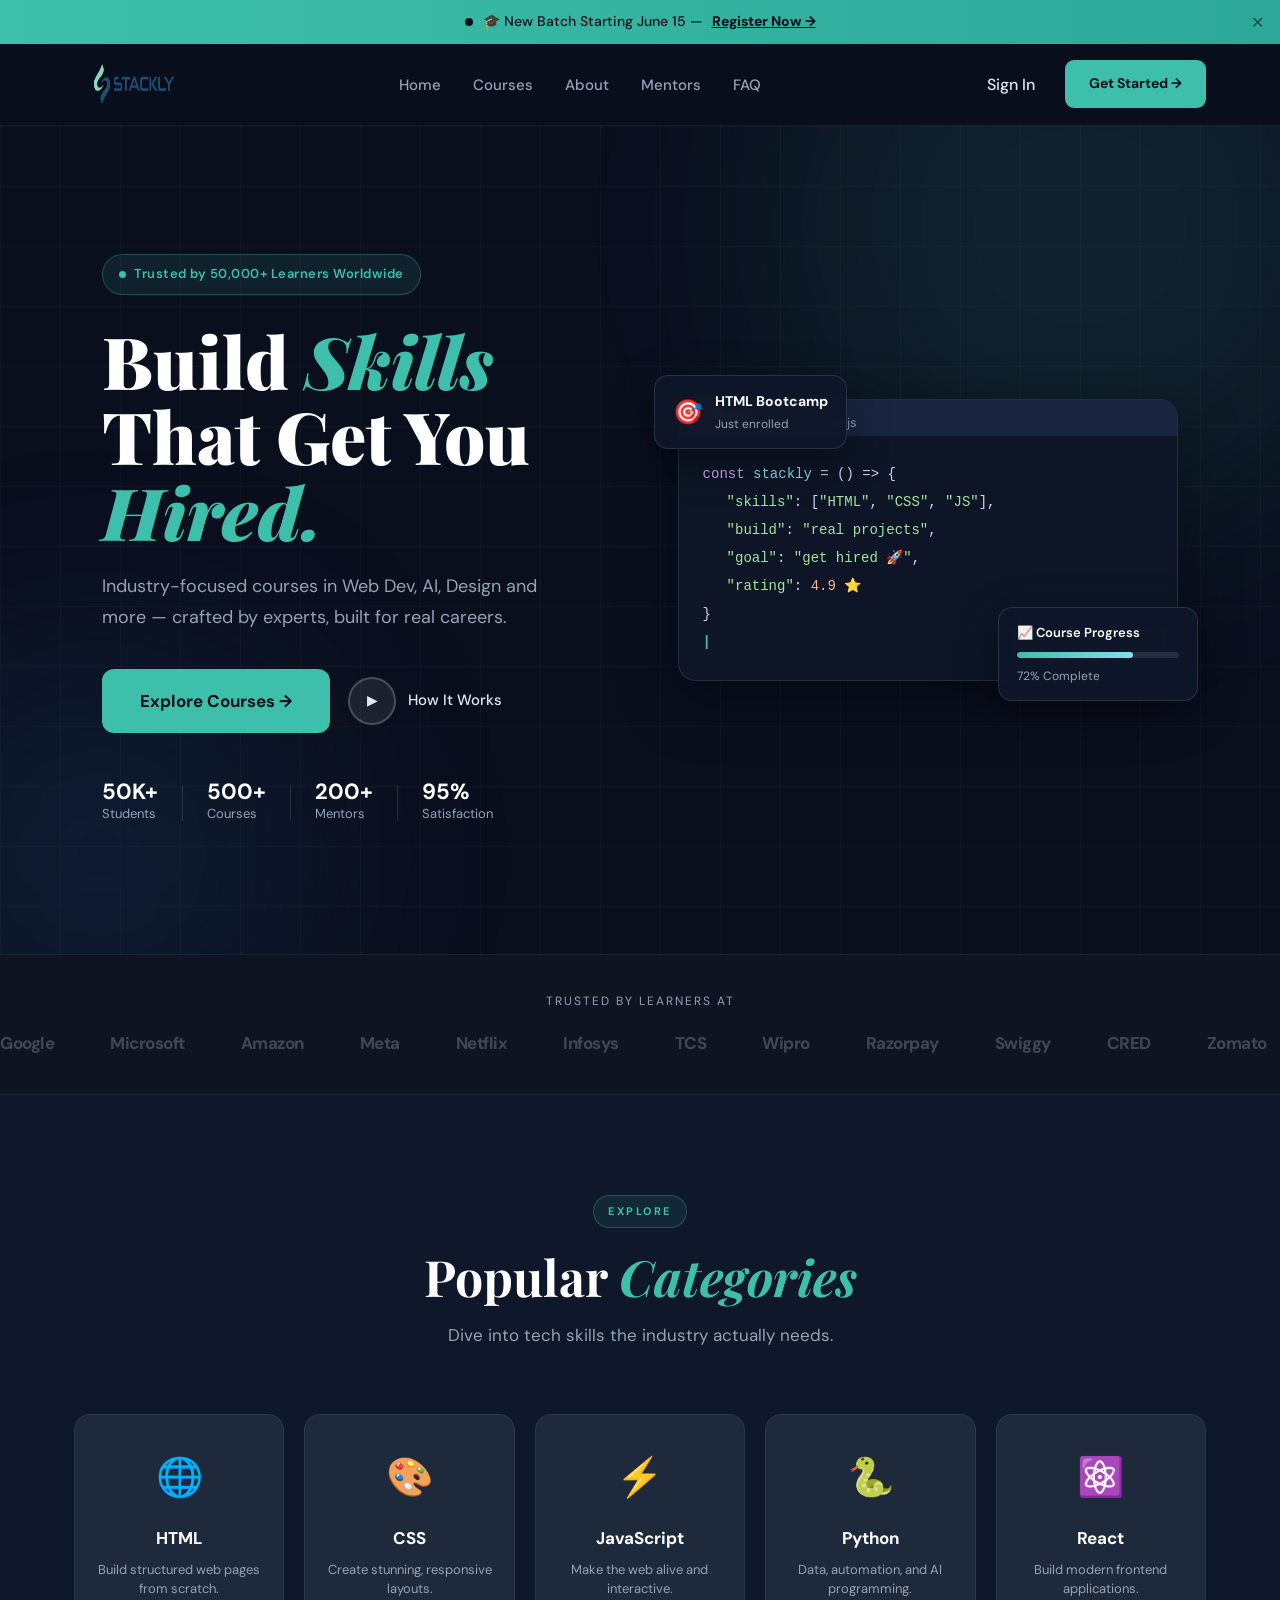
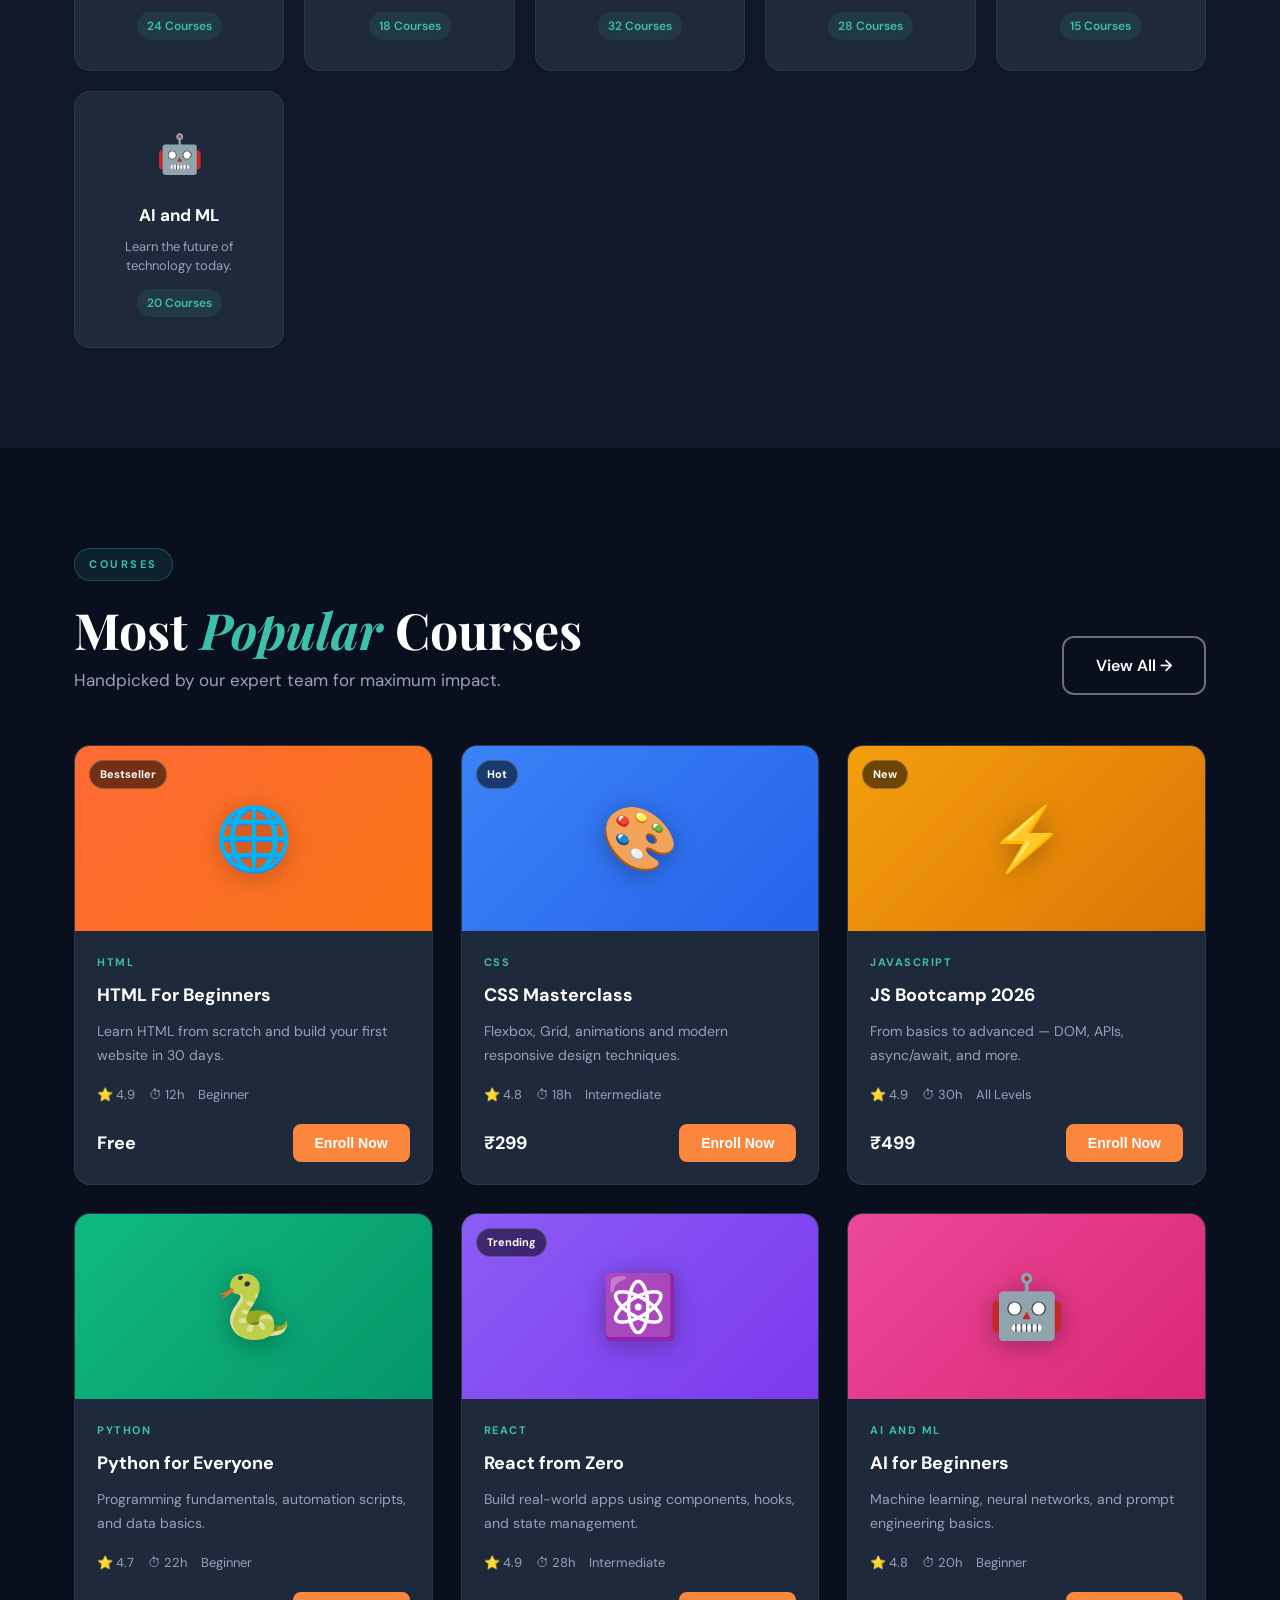
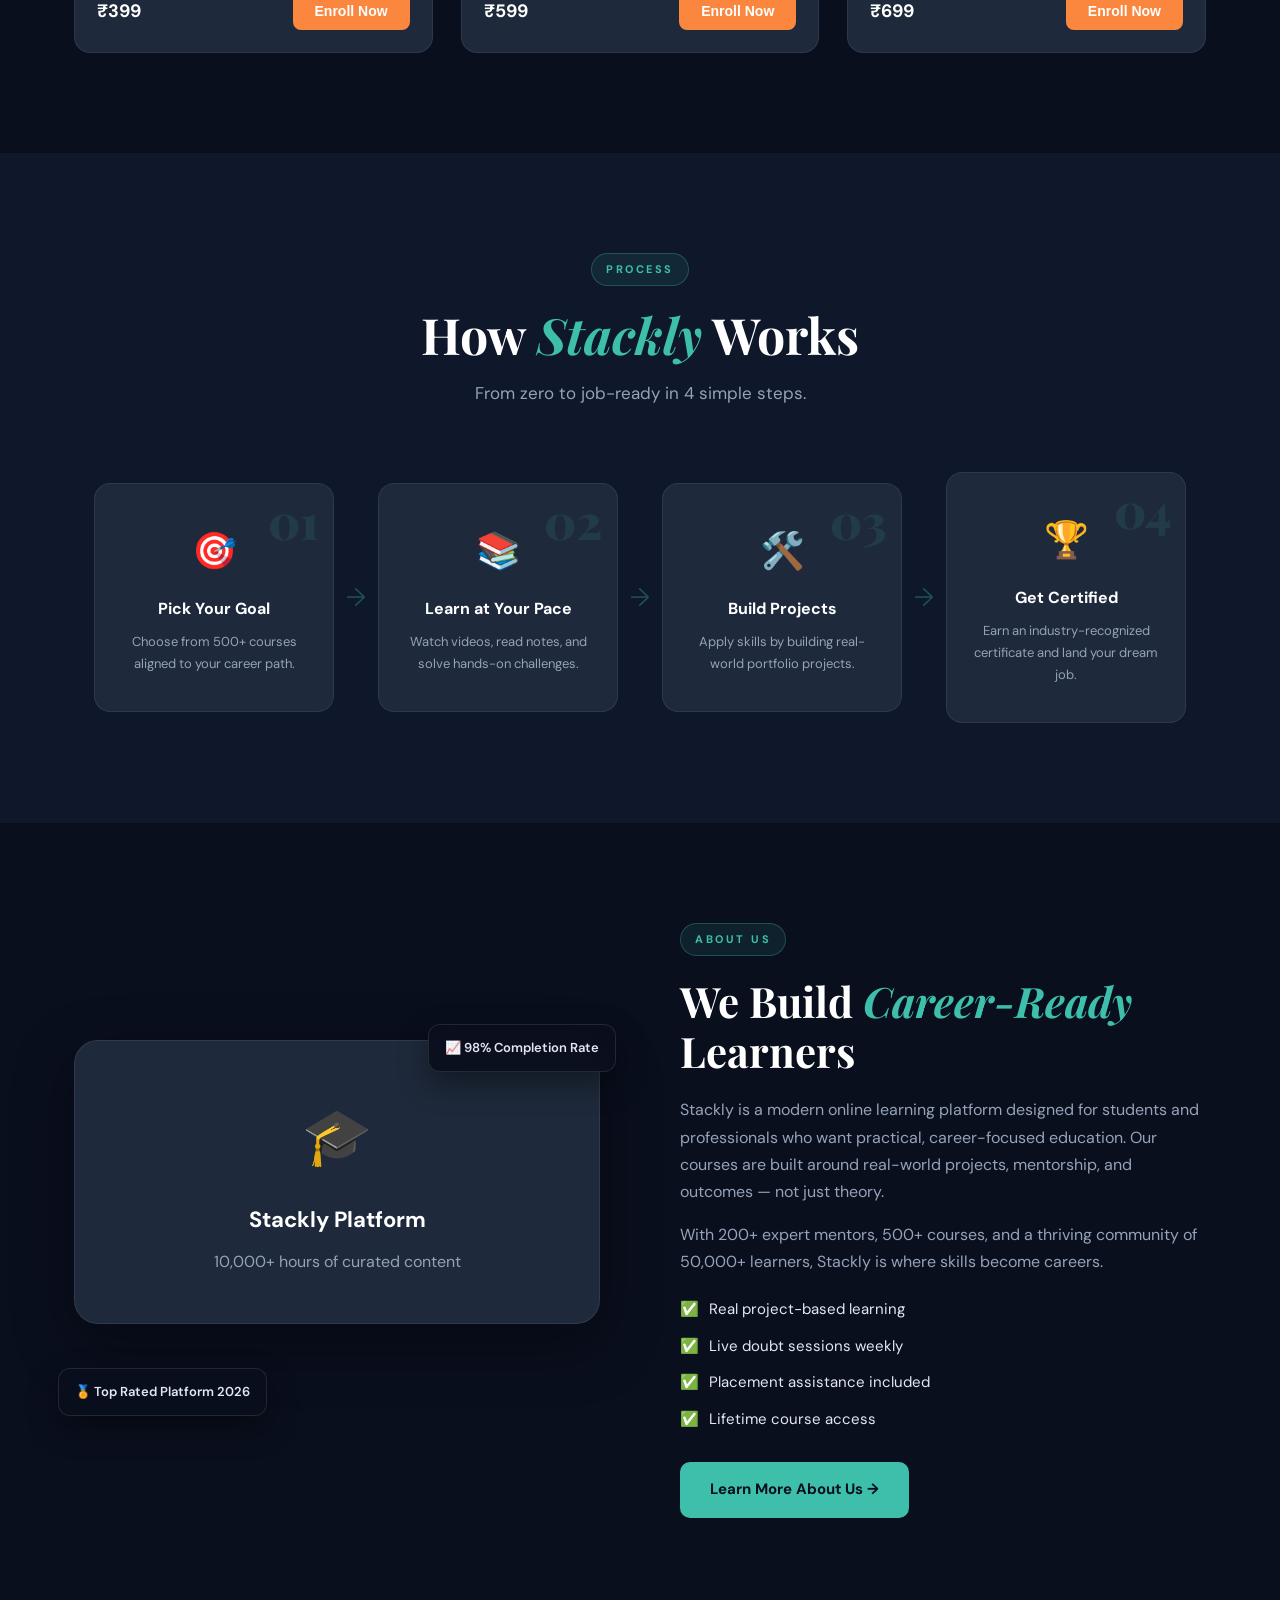
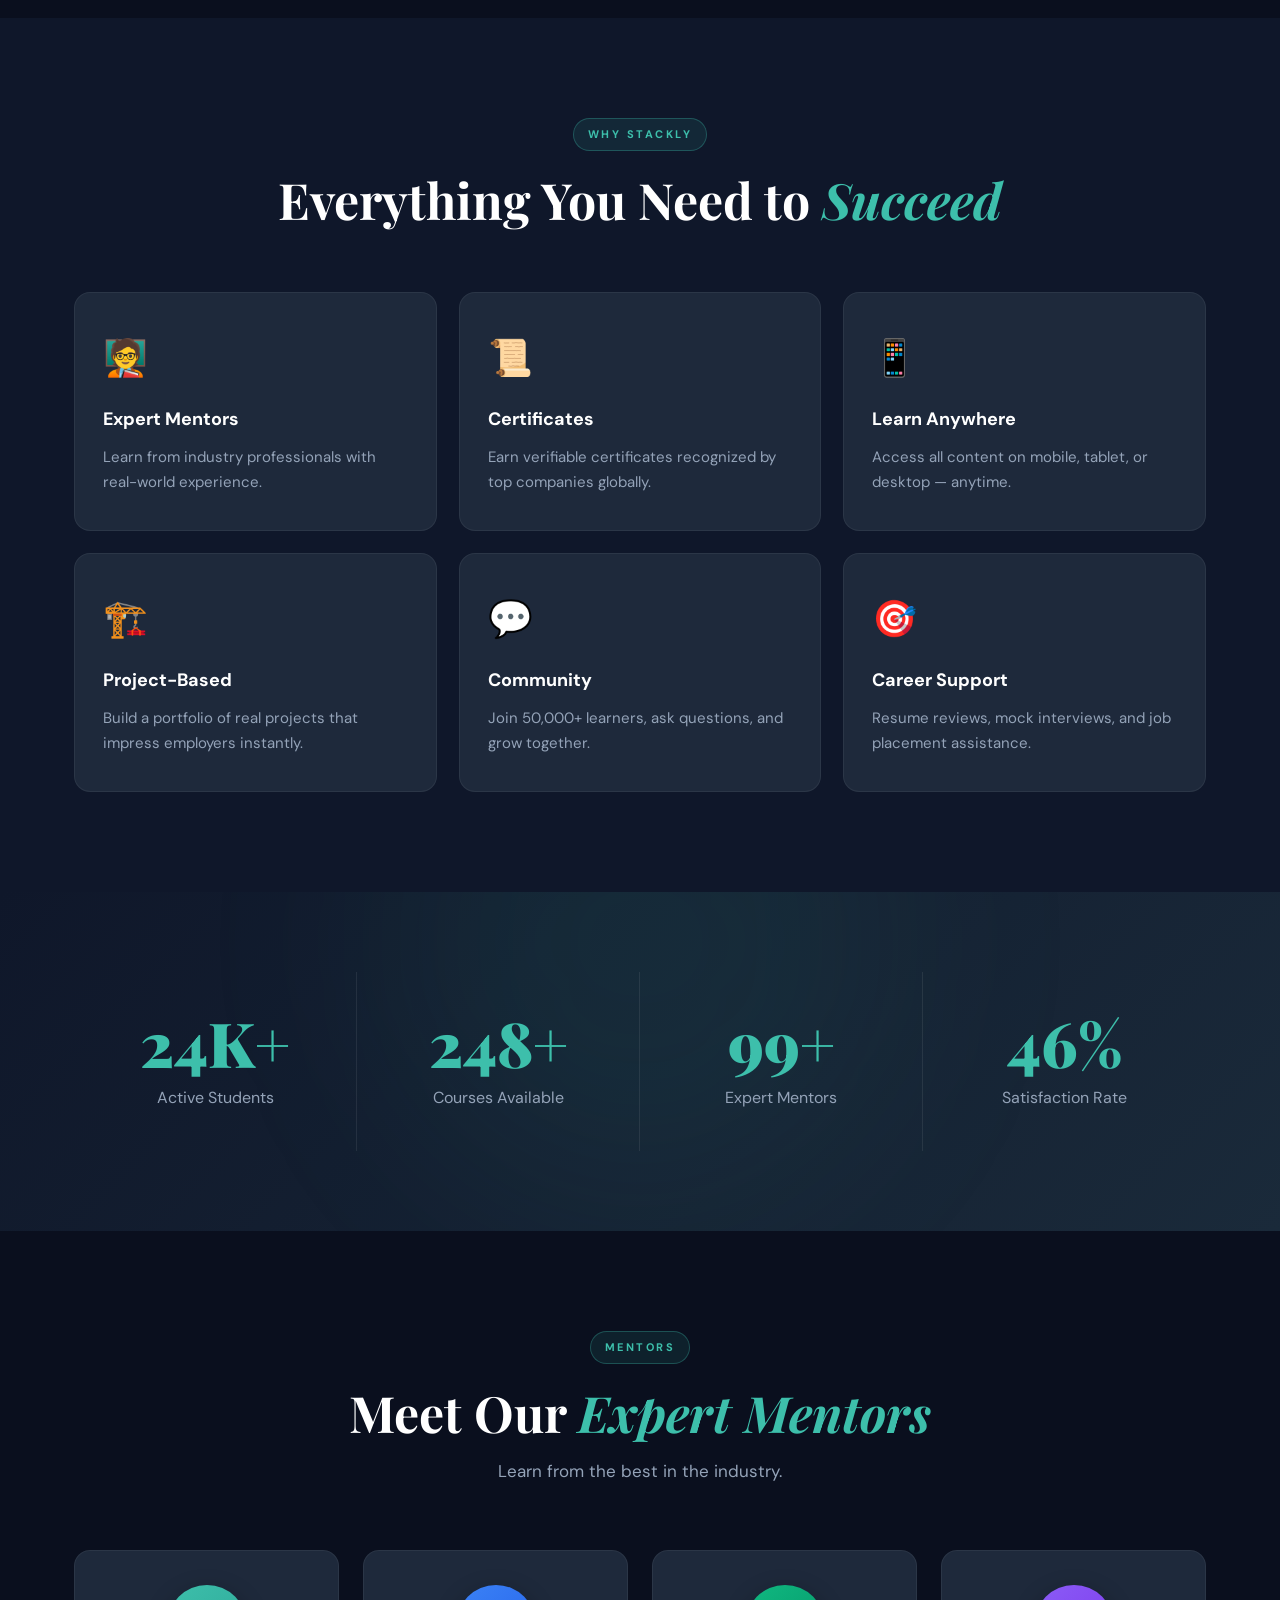
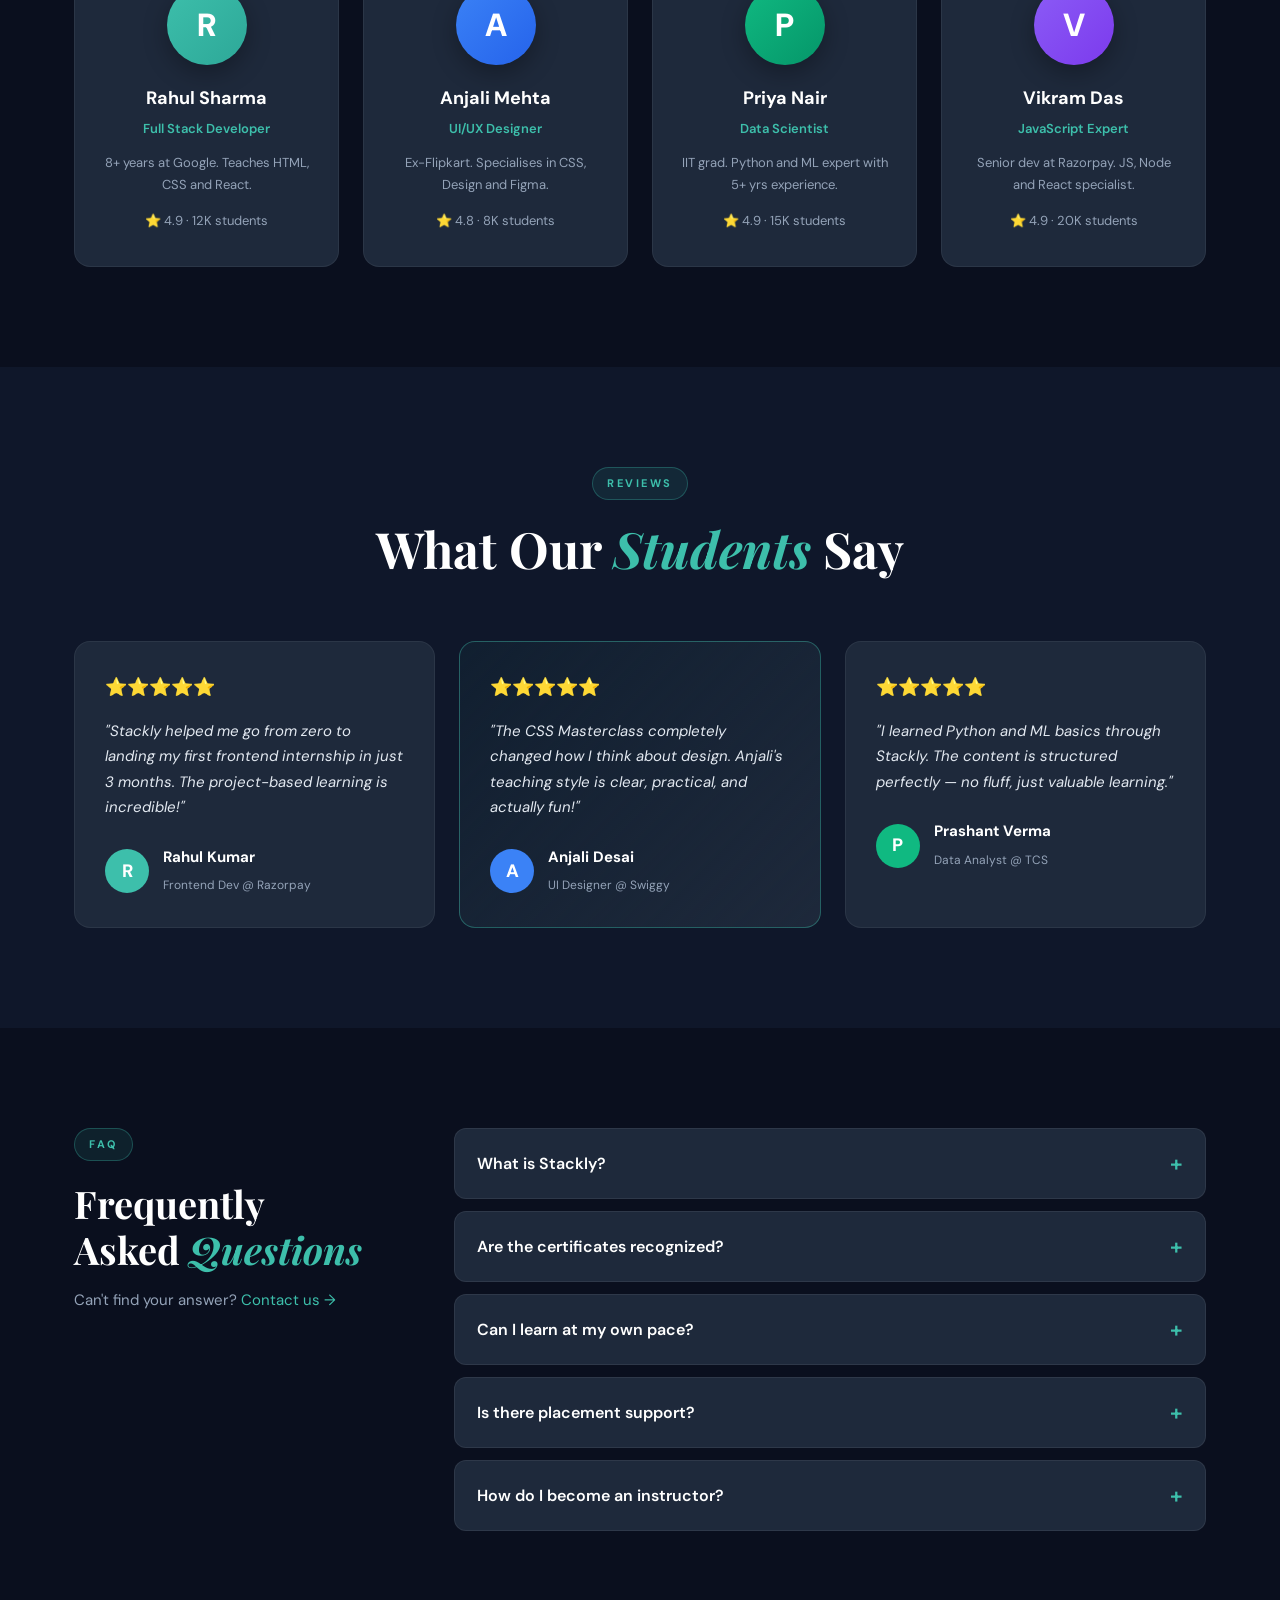
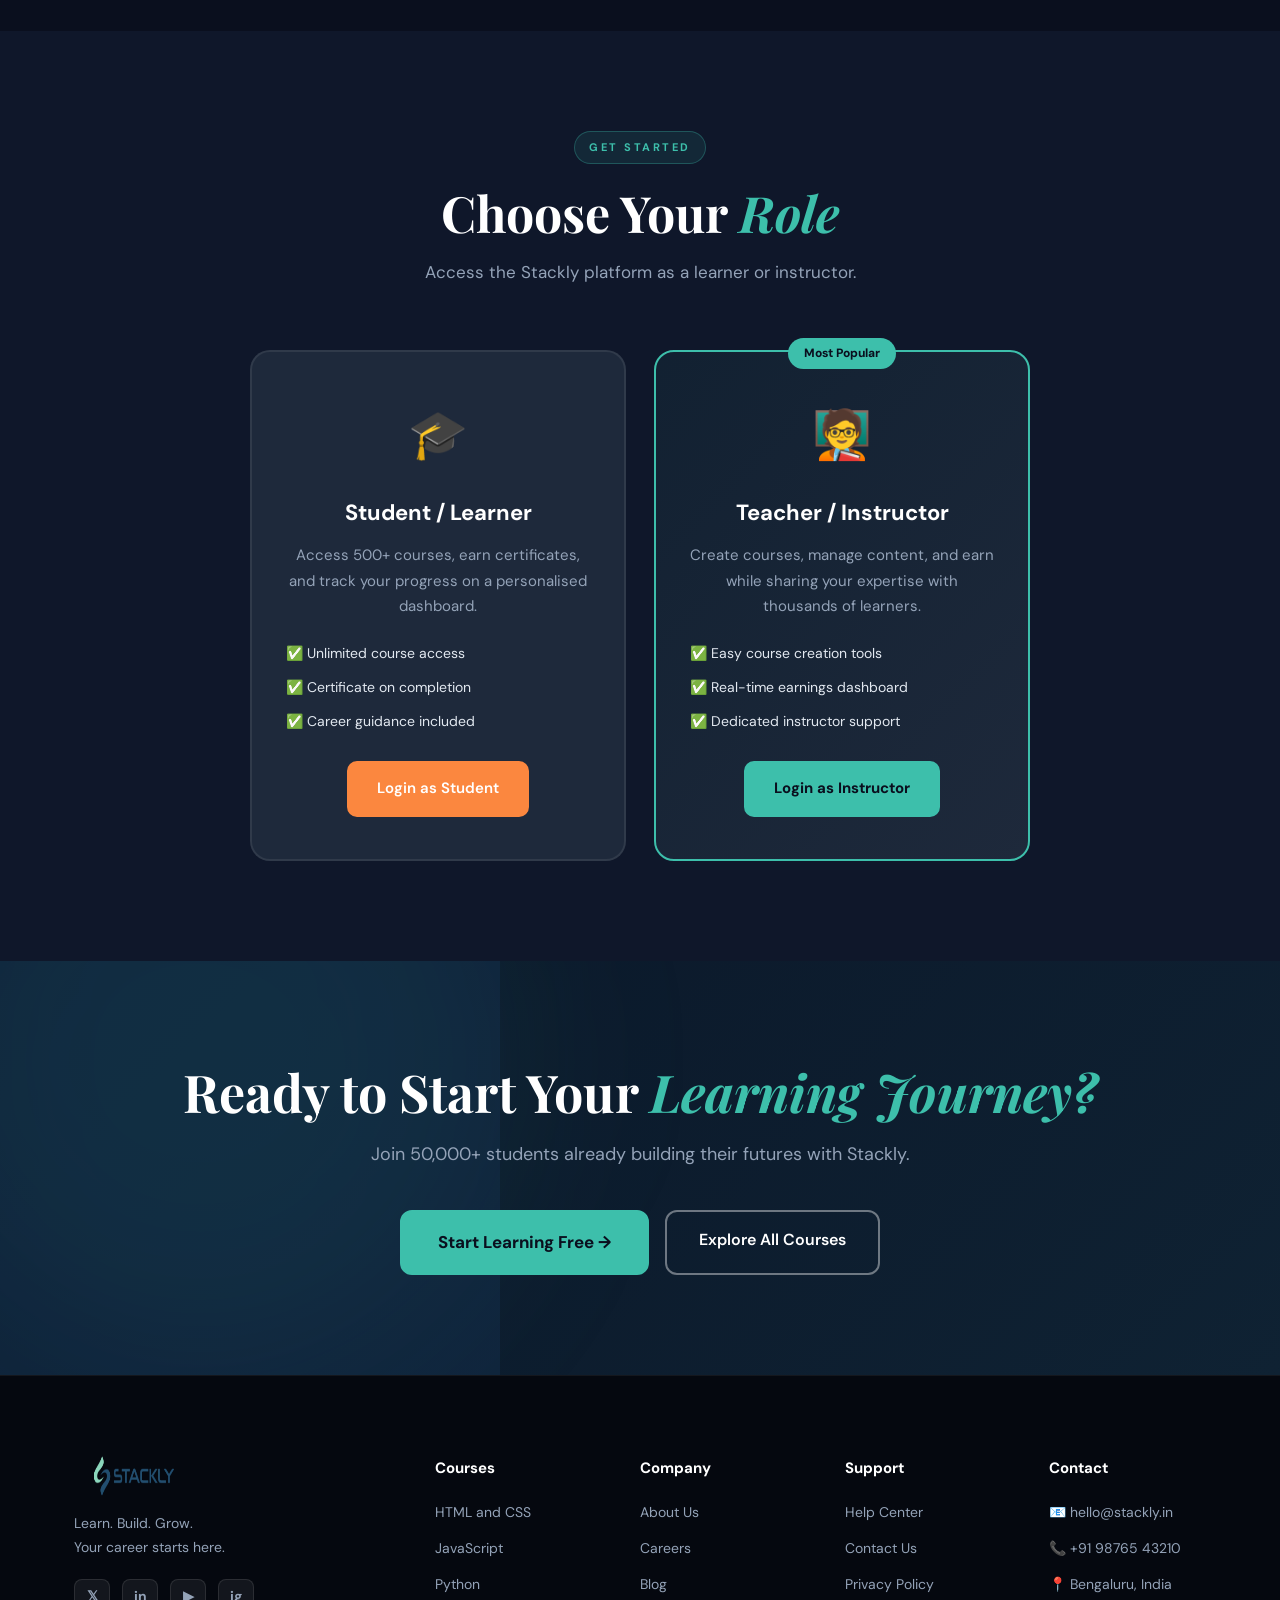
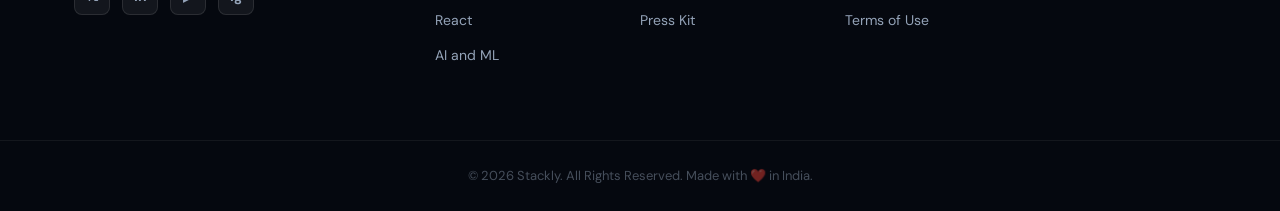
<file: index.html>
<!DOCTYPE html>
<html lang="en">
<head>
<meta charset="UTF-8">
<meta name="viewport" content="width=device-width, initial-scale=1.0">
<title>Stackly — Learn Skills Online</title>
<link rel="preconnect" href="https://fonts.googleapis.com">
<link href="https://fonts.googleapis.com/css2?family=Playfair+Display:wght@700;900&family=DM+Sans:opsz,wght@9..40,300;9..40,400;9..40,500;9..40,600&display=swap" rel="stylesheet">
<style>
/* ============================================================
   RESET & ROOT
============================================================ */
*, *::before, *::after { margin:0; padding:0; box-sizing:border-box; }
:root {
  --teal:   #3dbfab;
  --teal2:  #2da898;
  --navy:   #1a3a5c;
  --navy2:  #0f2640;
  --orange: #fb873f;
  --orange2:#e96c25;
  --dark:   #0a0f1e;
  --dark2:  #0f172a;
  --dark3:  #1e293b;
  --white:  #ffffff;
  --text:   #e2e8f0;
  --muted:  #94a3b8;
  --font-display:'Playfair Display',Georgia,serif;
  --font-body:'DM Sans',sans-serif;
  --radius:16px;
  --shadow:0 20px 60px rgba(0,0,0,0.4);
  --transition:all 0.3s cubic-bezier(0.25,0.46,0.45,0.94);
}
html { scroll-behavior:smooth; }
body {
  background:var(--dark);
  color:var(--text);
  font-family:var(--font-body);
  font-size:16px;
  line-height:1.7;
  overflow-x:hidden;
}
a { text-decoration:none; color:inherit; }
img { max-width:100%; display:block; }
ul { list-style:none; }

/* ============================================================
   STACKLY LOGO SVG COMPONENT
============================================================ */
.stackly-logo {
  display:flex;
  align-items:center;
  gap:8px;
  text-decoration:none;
}

.images-logo {
    height: 40px;
    width: 120px;
}
.logo-svg { width:44px; height:44px; flex-shrink:0; }
.logo-wordmark {
  font-family:'DM Sans',sans-serif;
  font-size:26px;
  font-weight:700;
  color:var(--navy);
  letter-spacing:-0.5px;
  line-height:1;
}
/* White variant for dark backgrounds */
.logo-white .logo-wordmark { color:var(--white); }

/* ============================================================
   UTILITIES
============================================================ */
.container { max-width:1180px; margin:0 auto; padding:0 24px; }
.section { padding:100px 0; }
.section-head { text-align:center; margin-bottom:64px; }
.section-head h2 {
  font-family:var(--font-display);
  font-size:clamp(30px,4.5vw,50px);
  line-height:1.15;
  margin:12px 0 16px;
  color:var(--white);
}
.section-head p { color:var(--muted); font-size:17px; max-width:520px; margin:0 auto; }

.tag {
  display:inline-block;
  font-size:11px; font-weight:700;
  letter-spacing:2.5px;
  color:var(--teal);
  background:rgba(61,191,171,0.1);
  border:1px solid rgba(61,191,171,0.3);
  padding:6px 14px;
  border-radius:40px;
  margin-bottom:8px;
  text-transform:uppercase;
}
.highlight { color:var(--teal); font-style:italic; }

/* Buttons */
.btn-primary {
  display:inline-block;
  background:var(--orange);
  color:#fff;
  padding:13px 28px;
  border-radius:10px;
  font-weight:600; font-size:15px;
  border:2px solid var(--orange);
  transition:var(--transition);
  cursor:pointer;
}
.btn-primary:hover { background:var(--orange2); border-color:var(--orange2); transform:translateY(-2px); box-shadow:0 8px 24px rgba(251,135,63,0.4); }
.btn-primary.large { padding:16px 36px; font-size:17px; border-radius:12px; }
.btn-primary.small { padding:9px 20px; font-size:14px; border-radius:8px; }
.btn-teal {
  display:inline-block;
  background:var(--teal);
  color:var(--dark);
  padding:13px 28px;
  border-radius:10px;
  font-weight:700; font-size:15px;
  border:2px solid var(--teal);
  transition:var(--transition);
}
.btn-teal:hover { background:var(--teal2); border-color:var(--teal2); transform:translateY(-2px); box-shadow:0 8px 24px rgba(61,191,171,0.4); }
.btn-teal.large { padding:16px 36px; font-size:17px; border-radius:12px; }
.btn-ghost {
  display:inline-block;
  color:var(--text);
  padding:13px 22px;
  border-radius:10px;
  font-weight:500;
  transition:0.2s;
}
.btn-ghost:hover { color:var(--teal); }
.btn-outline-white {
  display:inline-block;
  border:2px solid rgba(255,255,255,0.4);
  color:#fff;
  padding:14px 32px;
  border-radius:12px;
  font-weight:600; font-size:16px;
  transition:0.25s;
}
.btn-outline-white:hover { border-color:#fff; background:rgba(255,255,255,0.08); }

/* Reveal */
.reveal {
  opacity:0;
  transform:translateY(36px);
  transition:opacity 0.7s ease, transform 0.7s ease;
}
.reveal.visible { opacity:1; transform:translateY(0); }

/* ============================================================
   ANNOUNCEMENT BAR
============================================================ */
.ann-bar {
  background:linear-gradient(90deg, var(--teal), var(--teal2));
  text-align:center;
  padding:10px 20px;
  font-size:14px; font-weight:500;
  display:flex; align-items:center; justify-content:center; gap:10px;
  color:var(--dark);
  position:relative;
}
.ann-bar a { color:var(--dark); font-weight:800; text-decoration:underline; }
.ann-close {
  position:absolute; right:16px; top:50%; transform:translateY(-50%);
  background:none; border:none; cursor:pointer;
  font-size:16px; color:var(--dark); opacity:0.6;
}
.ann-close:hover { opacity:1; }
.pulse-dot {
  width:8px; height:8px;
  background:var(--dark);
  border-radius:50%;
  display:inline-block;
  animation:pulse 1.6s infinite;
}
@keyframes pulse { 0%,100%{opacity:1;transform:scale(1)} 50%{opacity:0.4;transform:scale(1.5)} }

/* ============================================================
   NAVBAR
============================================================ */
.header {
  position:sticky; top:0; z-index:999;
  background:rgba(10,15,30,0.92);
  backdrop-filter:blur(20px);
  border-bottom:1px solid rgba(255,255,255,0.06);
  transition:box-shadow 0.3s;
}
.header.scrolled { box-shadow:0 4px 30px rgba(0,0,0,0.5); }

.navbar {
  display:flex; align-items:center; justify-content:space-between;
  padding:14px 24px;
  max-width:1180px; margin:0 auto;
  gap:20px;
}

/* Logo in navbar — white text */
.navbar .stackly-logo .logo-wordmark { color:var(--white); }

.nav-links {
  display:flex; align-items:center; gap:4px;
  flex:1; justify-content:center;
}
.nav-link {
  color:var(--muted); font-size:15px; font-weight:500;
  padding:8px 14px; border-radius:8px;
  transition:0.2s; position:relative;
}
.nav-link::after {
  content:''; position:absolute; bottom:2px; left:50%;
  width:0; height:2px; background:var(--teal); border-radius:2px;
  transition:0.25s; transform:translateX(-50%);
}
.nav-link:hover, .nav-link.active { color:var(--white); }
.nav-link:hover::after, .nav-link.active::after { width:60%; }

.nav-actions { display:flex; align-items:center; gap:8px; flex-shrink:0; }
.nav-cta {
  background:var(--teal) !important;
  color:var(--dark) !important;
  font-weight:700 !important;
  border-color:var(--teal) !important;
  padding:10px 22px !important;
  font-size:14px !important;
  border-radius:9px !important;
}
.nav-cta:hover { background:var(--teal2) !important; border-color:var(--teal2) !important; box-shadow:0 6px 20px rgba(61,191,171,0.4) !important; }

.menu-toggle {
  display:none; flex-direction:column; gap:5px;
  background:none; border:none; cursor:pointer; padding:8px;
}
.menu-toggle span {
  display:block; width:24px; height:2px;
  background:var(--text); border-radius:2px; transition:0.3s;
}

/* ============================================================
   HERO
============================================================ */
.hero {
  min-height:92vh;
  display:flex; align-items:center; gap:60px;
  padding:80px 8%;
  position:relative; overflow:hidden;
}
.hero-bg { position:absolute; inset:0; z-index:0; }
.grid-overlay {
  position:absolute; inset:0;
  background-image:
    linear-gradient(rgba(255,255,255,0.022) 1px, transparent 1px),
    linear-gradient(90deg, rgba(255,255,255,0.022) 1px, transparent 1px);
  background-size:60px 60px;
}
.glow { position:absolute; border-radius:50%; filter:blur(100px); pointer-events:none; }
.glow-1 { width:600px; height:600px; background:rgba(61,191,171,0.1); top:-200px; right:-100px; }
.glow-2 { width:400px; height:400px; background:rgba(26,58,92,0.3); bottom:-100px; left:-100px; }

.hero-inner { flex:1; position:relative; z-index:2; max-width:580px; animation:fadeUp 0.9s ease both; }

@keyframes fadeUp { from{opacity:0;transform:translateY(40px)} to{opacity:1;transform:translateY(0)} }
@keyframes fadeRight { from{opacity:0;transform:translateX(40px)} to{opacity:1;transform:translateX(0)} }

.hero-badge {
  display:inline-flex; align-items:center; gap:8px;
  background:rgba(61,191,171,0.1);
  border:1px solid rgba(61,191,171,0.3);
  color:var(--teal);
  padding:8px 16px; border-radius:40px;
  font-size:13px; font-weight:600;
  margin-bottom:28px; letter-spacing:0.5px;
}
.badge-dot { width:7px; height:7px; background:var(--teal); border-radius:50%; animation:pulse 1.5s infinite; }

.hero-title {
  font-family:var(--font-display);
  font-size:clamp(40px,6vw,72px);
  line-height:1.05; font-weight:900;
  color:var(--white);
  margin-bottom:22px;
}
.hero-sub {
  color:var(--muted); font-size:18px; line-height:1.7;
  margin-bottom:36px; max-width:480px;
}
.hero-cta { display:flex; align-items:center; gap:18px; flex-wrap:wrap; margin-bottom:48px; }

.btn-play {
  display:flex; align-items:center; gap:12px;
  color:var(--text); font-weight:500; font-size:15px; transition:0.2s;
}
.btn-play:hover { color:var(--teal); }
.play-circle {
  width:48px; height:48px;
  background:rgba(255,255,255,0.08);
  border:2px solid rgba(255,255,255,0.2);
  border-radius:50%;
  display:flex; align-items:center; justify-content:center;
  font-size:14px; transition:0.25s;
}
.btn-play:hover .play-circle { background:var(--teal); border-color:var(--teal); }

.hero-stats {
  display:flex; align-items:center; gap:24px; flex-wrap:wrap;
}
.hstat { display:flex; flex-direction:column; }
.hstat strong { font-size:22px; font-weight:700; color:var(--white); line-height:1; }
.hstat span { font-size:13px; color:var(--muted); }
.hstat-divider { width:1px; height:36px; background:rgba(255,255,255,0.12); }

/* Hero Visual */
.hero-visual {
  flex:1; position:relative; z-index:2;
  max-width:500px;
  animation:fadeRight 1.1s 0.2s ease both;
}
.hero-screen {
  background:#0d1526;
  border:1px solid rgba(255,255,255,0.1);
  border-radius:18px; overflow:hidden;
  box-shadow:var(--shadow);
  font-family:'Courier New',monospace; font-size:14px;
}
.screen-header {
  background:#1a2540; padding:12px 16px;
  display:flex; gap:8px; align-items:center;
}
.screen-header span { width:12px; height:12px; border-radius:50%; }
.screen-header span:nth-child(1){background:#ff5f57}
.screen-header span:nth-child(2){background:#ffbd2e}
.screen-header span:nth-child(3){background:#28ca41}
.screen-title { margin-left:8px; font-size:13px; color:var(--muted); font-family:var(--font-body); }
.screen-body { padding:24px; line-height:2; }
.code-line { color:#cdd6f4; }
.code-line.indent { padding-left:24px; }
.kw{color:#cba6f7} .fn{color:#89dceb} .str{color:#a6e3a1} .num{color:#fab387}
.code-cursor { color:var(--teal); font-weight:bold; }
.blink { animation:blink 1s infinite; }
@keyframes blink { 0%,100%{opacity:1} 50%{opacity:0} }

.card-float {
  background:rgba(15,23,42,0.92);
  backdrop-filter:blur(12px);
  border:1px solid rgba(255,255,255,0.12);
  border-radius:14px; padding:14px 18px;
  position:absolute;
  display:flex; align-items:center; gap:12px;
  font-size:13px;
  box-shadow:0 12px 40px rgba(0,0,0,0.4);
  white-space:nowrap;
}
.card-1 { top:-24px; left:-24px; animation:floatA 3s ease-in-out infinite; }
.card-2 { bottom:-20px; right:-20px; animation:floatB 3.5s ease-in-out infinite; flex-direction:column; align-items:flex-start; gap:8px; min-width:200px; }
.cf-icon { font-size:24px; }
.cf-text strong { display:block; color:var(--white); font-size:14px; }
.cf-text p { color:var(--muted); font-size:12px; }
.progress-label { font-size:13px; font-weight:600; color:var(--white); }
.progress-bar { width:100%; height:6px; background:rgba(255,255,255,0.1); border-radius:6px; overflow:hidden; }
.progress-fill { height:100%; background:linear-gradient(90deg, var(--teal), #89dceb); border-radius:6px; transition:width 1.5s ease; }
.card-2 > span { font-size:12px; color:var(--muted); }

@keyframes floatA { 0%,100%{transform:translateY(0)} 50%{transform:translateY(-10px)} }
@keyframes floatB { 0%,100%{transform:translateY(0)} 50%{transform:translateY(8px)} }

/* ============================================================
   MARQUEE
============================================================ */
.marquee-section {
  padding:36px 0;
  border-top:1px solid rgba(255,255,255,0.06);
  border-bottom:1px solid rgba(255,255,255,0.06);
  background:rgba(255,255,255,0.02);
  overflow:hidden;
}
.marquee-label {
  text-align:center; font-size:12px; color:var(--muted);
  letter-spacing:2px; text-transform:uppercase; margin-bottom:18px;
}
.marquee-track { overflow:hidden; }
.marquee-inner {
  display:flex; gap:56px;
  width:max-content;
  animation:marquee 22s linear infinite;
}
.marquee-inner span {
  font-size:17px; font-weight:700;
  color:rgba(255,255,255,0.22);
  letter-spacing:-0.5px; flex-shrink:0; transition:0.2s;
  cursor:default;
}
.marquee-inner span:hover { color:var(--teal); }
@keyframes marquee { from{transform:translateX(0)} to{transform:translateX(-50%)} }

/* ============================================================
   CATEGORIES
============================================================ */
.categories-section { background:var(--dark2); }
.cat-grid {
  display:grid;
  grid-template-columns:repeat(auto-fit, minmax(175px,1fr));
  gap:20px;
}
.cat-card {
  background:var(--dark3);
  border:1px solid rgba(255,255,255,0.06);
  border-radius:var(--radius);
  padding:30px 22px; text-align:center;
  cursor:pointer; transition:var(--transition);
  position:relative; overflow:hidden;
}
.cat-card::before {
  content:''; position:absolute; inset:0;
  background:linear-gradient(135deg, var(--clr, var(--teal)), transparent);
  opacity:0; transition:opacity 0.35s;
}
.cat-card:hover::before { opacity:0.08; }
.cat-card:hover { border-color:rgba(61,191,171,0.3); transform:translateY(-7px); box-shadow:0 20px 50px rgba(0,0,0,0.3); }
.cat-icon { font-size:38px; margin-bottom:14px; display:block; }
.cat-card h3 { font-size:17px; font-weight:700; margin-bottom:7px; color:var(--white); }
.cat-card p { font-size:13px; color:var(--muted); line-height:1.5; }
.cat-count {
  display:inline-block; margin-top:13px;
  font-size:12px; color:var(--teal);
  background:rgba(61,191,171,0.1);
  padding:4px 10px; border-radius:20px; font-weight:600;
}

/* ============================================================
   COURSES
============================================================ */
.courses-section { background:var(--dark); }
.courses-header {
  display:flex; align-items:flex-end;
  justify-content:space-between; flex-wrap:wrap;
  gap:20px; margin-bottom:50px;
}
.courses-header .section-head { text-align:left; margin-bottom:0; }
.courses-header .section-head h2 { margin-bottom:8px; }
.courses-grid {
  display:grid;
  grid-template-columns:repeat(auto-fill, minmax(320px,1fr));
  gap:28px;
}
.course-card {
  background:var(--dark3);
  border:1px solid rgba(255,255,255,0.07);
  border-radius:var(--radius); overflow:hidden;
  transition:var(--transition);
  display:flex; flex-direction:column;
}
.course-card:hover { transform:translateY(-9px); border-color:rgba(61,191,171,0.25); box-shadow:0 28px 60px rgba(0,0,0,0.4); }
.course-thumb {
  height:185px; position:relative;
  display:flex; align-items:center; justify-content:center; overflow:hidden;
}
.course-thumb-icon { font-size:62px; filter:drop-shadow(0 4px 12px rgba(0,0,0,0.3)); }
.course-badge {
  position:absolute; top:14px; left:14px;
  background:rgba(0,0,0,0.55); backdrop-filter:blur(8px);
  color:#fff; font-size:11px; font-weight:700;
  padding:4px 10px; border-radius:20px;
  border:1px solid rgba(255,255,255,0.2);
}
.course-body { padding:22px; flex:1; display:flex; flex-direction:column; }
.course-tag {
  font-size:11px; font-weight:700; letter-spacing:1.5px;
  color:var(--teal); text-transform:uppercase;
  margin-bottom:8px; display:inline-block;
}
.course-body h3 { font-size:18px; font-weight:700; color:var(--white); margin-bottom:10px; }
.course-body p { color:var(--muted); font-size:14px; margin-bottom:16px; flex:1; }
.course-meta { display:flex; gap:14px; font-size:13px; color:var(--muted); margin-bottom:18px; }
.course-footer { display:flex; align-items:center; justify-content:space-between; margin-top:auto; }
.course-footer strong { font-size:18px; color:var(--white); }

/* ============================================================
   HOW IT WORKS
============================================================ */
.how-section { background:var(--dark2); }
.steps-grid {
  display:flex; align-items:center; justify-content:center;
  gap:12px; flex-wrap:wrap;
}
.step-card {
  background:var(--dark3);
  border:1px solid rgba(255,255,255,0.07);
  border-radius:var(--radius);
  padding:36px 26px; text-align:center;
  flex:1; min-width:180px; max-width:240px;
  position:relative; transition:var(--transition);
}
.step-card:hover { border-color:rgba(61,191,171,0.4); transform:translateY(-7px); }
.step-num {
  font-family:var(--font-display);
  font-size:48px; font-weight:900;
  color:rgba(61,191,171,0.12);
  position:absolute; top:12px; right:14px; line-height:1;
}
.step-icon { font-size:36px; margin-bottom:14px; }
.step-card h3 { font-size:16px; font-weight:700; color:var(--white); margin-bottom:8px; }
.step-card p { font-size:13px; color:var(--muted); }
.step-arrow { font-size:26px; color:rgba(61,191,171,0.35); font-weight:300; flex-shrink:0; }

/* ============================================================
   ABOUT
============================================================ */
.about-section { background:var(--dark); }
.about-flex { display:flex; gap:80px; align-items:center; }
.about-visual { flex:1; position:relative; min-height:360px; }
.about-card-main {
  background:var(--dark3);
  border:1px solid rgba(255,255,255,0.08);
  border-radius:24px; padding:48px 36px;
  text-align:center; box-shadow:var(--shadow);
}
.ab-icon { font-size:56px; margin-bottom:16px; }
.about-card-main h3 { font-size:22px; font-weight:700; color:var(--white); margin-bottom:10px; }
.about-card-main p { color:var(--muted); }
.ab-float {
  position:absolute;
  background:rgba(10,15,30,0.92);
  backdrop-filter:blur(12px);
  border:1px solid rgba(255,255,255,0.1);
  border-radius:12px; padding:12px 16px;
  font-size:13px; font-weight:600;
  white-space:nowrap; box-shadow:0 12px 30px rgba(0,0,0,0.4);
}
.ab-f1 { bottom:-16px; left:-16px; animation:floatA 3s ease-in-out infinite; }
.ab-f2 { top:-16px; right:-16px; animation:floatB 3.5s ease-in-out infinite; }
.about-content { flex:1; }
.about-content h2 {
  font-family:var(--font-display);
  font-size:clamp(26px,4vw,42px); line-height:1.2;
  margin:12px 0 20px; color:var(--white);
}
.about-content p { color:var(--muted); margin-bottom:16px; font-size:16px; }
.about-highlights { margin:22px 0 30px; display:flex; flex-direction:column; gap:11px; }
.ah { display:flex; align-items:center; gap:10px; font-size:15px; color:var(--text); }

/* ============================================================
   FEATURES
============================================================ */
.features-section { background:var(--dark2); }
.features-grid {
  display:grid;
  grid-template-columns:repeat(auto-fit, minmax(300px,1fr));
  gap:22px;
}
.feature-card {
  background:var(--dark3);
  border:1px solid rgba(255,255,255,0.06);
  border-radius:var(--radius); padding:34px 28px;
  transition:var(--transition); position:relative; overflow:hidden;
}
.feature-card::after {
  content:''; position:absolute; bottom:0; left:0; right:0; height:3px;
  background:linear-gradient(90deg, var(--teal), var(--orange));
  transform:scaleX(0); transform-origin:left; transition:transform 0.4s;
}
.feature-card:hover::after { transform:scaleX(1); }
.feature-card:hover { border-color:rgba(61,191,171,0.25); transform:translateY(-6px); }
.feat-icon { font-size:36px; margin-bottom:16px; }
.feature-card h3 { font-size:18px; font-weight:700; color:var(--white); margin-bottom:10px; }
.feature-card p { color:var(--muted); font-size:15px; }

/* ============================================================
   STATS
============================================================ */
.stats-section {
  position:relative; padding:80px 0; overflow:hidden;
  background:linear-gradient(135deg,#0f172a,#1a2a3a);
}
.stats-bg { position:absolute; inset:0; }
.stats-bg .glow-1 { width:500px; height:500px; background:rgba(61,191,171,0.07); top:-200px; left:50%; transform:translateX(-50%); }
.stats-inner {
  position:relative; z-index:1;
  display:grid; grid-template-columns:repeat(4,1fr);
  gap:0; text-align:center;
}
.stat-item { padding:40px 20px; border-right:1px solid rgba(255,255,255,0.08); }
.stat-item:last-child { border-right:none; }
.stat-num {
  font-family:var(--font-display);
  font-size:clamp(38px,5vw,62px); font-weight:900;
  color:var(--teal); line-height:1; margin-bottom:10px;
}
.stat-item p { color:var(--muted); font-size:16px; }

/* ============================================================
   INSTRUCTORS
============================================================ */
.instructors-section { background:var(--dark); }
.instructors-grid {
  display:grid;
  grid-template-columns:repeat(auto-fit, minmax(240px,1fr));
  gap:24px;
}
.instructor-card {
  background:var(--dark3);
  border:1px solid rgba(255,255,255,0.06);
  border-radius:var(--radius); padding:34px 26px;
  text-align:center; transition:var(--transition);
}
.instructor-card:hover { border-color:rgba(61,191,171,0.3); transform:translateY(-7px); box-shadow:0 20px 50px rgba(0,0,0,0.3); }
.inst-avatar {
  width:80px; height:80px; border-radius:50%;
  display:flex; align-items:center; justify-content:center;
  font-size:32px; font-weight:800; color:#fff;
  margin:0 auto 18px; box-shadow:0 8px 24px rgba(0,0,0,0.3);
}
.instructor-card h3 { font-size:18px; font-weight:700; color:var(--white); margin-bottom:4px; }
.instructor-card > span { font-size:13px; color:var(--teal); font-weight:600; display:block; margin-bottom:12px; }
.instructor-card p { color:var(--muted); font-size:13px; margin-bottom:14px; }
.inst-rating { font-size:13px; color:var(--muted); }

/* ============================================================
   TESTIMONIALS
============================================================ */
.testimonials-section { background:var(--dark2); }
.testimonials-grid {
  display:grid;
  grid-template-columns:repeat(auto-fit, minmax(300px,1fr));
  gap:24px;
}
.testi-card {
  background:var(--dark3);
  border:1px solid rgba(255,255,255,0.06);
  border-radius:var(--radius); padding:30px;
  transition:var(--transition);
}
.testi-card.featured {
  border-color:rgba(61,191,171,0.4);
  background:linear-gradient(135deg, rgba(61,191,171,0.05), var(--dark3));
}
.testi-card:hover { transform:translateY(-6px); }
.testi-stars { font-size:18px; margin-bottom:16px; }
.testi-card > p { color:var(--text); font-size:15px; line-height:1.7; margin-bottom:24px; font-style:italic; }
.testi-author { display:flex; align-items:center; gap:14px; }
.testi-avatar {
  width:44px; height:44px; border-radius:50%;
  display:flex; align-items:center; justify-content:center;
  font-weight:800; color:#fff; font-size:18px; flex-shrink:0;
}
.testi-author strong { display:block; color:var(--white); font-size:15px; }
.testi-author span { font-size:12px; color:var(--muted); }

/* ============================================================
   FAQ
============================================================ */
.faq-section { background:var(--dark); }
.faq-flex { display:flex; gap:80px; align-items:flex-start; }
.faq-left { flex:0 0 300px; }
.faq-left h2 {
  font-family:var(--font-display);
  font-size:clamp(24px,3.5vw,38px); line-height:1.2;
  color:var(--white); margin:12px 0 16px;
}
.faq-left p { color:var(--muted); font-size:15px; }
.faq-left a { color:var(--teal); }
.faq-list { flex:1; display:flex; flex-direction:column; gap:12px; }
.faq-item {
  background:var(--dark3);
  border:1px solid rgba(255,255,255,0.07);
  border-radius:12px; overflow:hidden; transition:0.3s;
}
.faq-item.open { border-color:rgba(61,191,171,0.35); }
.faq-q {
  width:100%; padding:20px 22px;
  background:none; border:none; color:var(--white);
  font-size:16px; font-weight:600; font-family:var(--font-body);
  text-align:left; cursor:pointer;
  display:flex; justify-content:space-between; align-items:center;
  transition:0.2s;
}
.faq-q:hover { color:var(--teal); }
.faq-icon { font-size:22px; color:var(--teal); transition:transform 0.3s; flex-shrink:0; }
.faq-item.open .faq-icon { transform:rotate(45deg); }
.faq-a {
  display:none; padding:0 22px 20px;
  color:var(--muted); font-size:15px; line-height:1.7;
  animation:slideDown 0.3s ease;
}
@keyframes slideDown { from{opacity:0;transform:translateY(-8px)} to{opacity:1;transform:translateY(0)} }

/* ============================================================
   ROLE SECTION
============================================================ */
.role-section { background:var(--dark2); }
.role-grid {
  display:grid;
  grid-template-columns:repeat(auto-fit, minmax(300px,1fr));
  gap:28px; max-width:780px; margin:0 auto;
}
.role-card {
  background:var(--dark3);
  border:2px solid rgba(255,255,255,0.08);
  border-radius:20px; padding:42px 34px;
  text-align:center; position:relative; transition:var(--transition);
}
.role-card.featured { border-color:var(--teal); background:linear-gradient(135deg, rgba(61,191,171,0.06), var(--dark3)); }
.role-card:hover { transform:translateY(-9px); box-shadow:0 24px 60px rgba(0,0,0,0.3); }
.role-badge {
  position:absolute; top:-14px; left:50%; transform:translateX(-50%);
  background:var(--teal); color:var(--dark);
  font-size:12px; font-weight:800;
  padding:5px 16px; border-radius:20px; white-space:nowrap;
}
.role-icon { font-size:48px; margin-bottom:18px; }
.role-card h3 { font-size:22px; font-weight:700; color:var(--white); margin-bottom:12px; }
.role-card p { color:var(--muted); margin-bottom:22px; font-size:15px; }
.role-perks { margin-bottom:28px; display:flex; flex-direction:column; gap:10px; text-align:left; }
.role-perks li { font-size:14px; color:var(--text); }

/* ============================================================
   CTA
============================================================ */
.cta-section {
  position:relative; padding:100px 24px; overflow:hidden;
  background:linear-gradient(135deg, #0a1628, #0f2233);
}
.cta-bg { position:absolute; inset:0; }
.cta-bg .glow-1 { width:600px; height:600px; background:rgba(61,191,171,0.1); top:-200px; left:-100px; }
.cta-bg .glow-2 { width:500px; height:500px; background:rgba(26,58,92,0.3); bottom:-200px; right:-100px; }
.cta-inner { position:relative; z-index:1; text-align:center; }
.cta-inner h2 {
  font-family:var(--font-display);
  font-size:clamp(28px,5vw,52px); line-height:1.2;
  color:var(--white); margin-bottom:16px;
}
.cta-inner p { color:var(--muted); font-size:18px; margin-bottom:40px; }
.cta-btns { display:flex; gap:16px; justify-content:center; flex-wrap:wrap; }

/* ============================================================
   FOOTER
============================================================ */
footer {
  background:#05080f;
  border-top:1px solid rgba(255,255,255,0.06);
  padding:80px 0 0;
}
.footer-grid {
  display:grid;
  grid-template-columns:2fr 1fr 1fr 1fr 1fr;
  gap:48px;
  padding-bottom:60px;
}
/* Footer logo — white text */
.footer-logo .logo-wordmark { color:var(--white); }
.footer-brand p { color:var(--muted); font-size:14px; line-height:1.7; margin-bottom:20px; }
.social-links { display:flex; gap:12px; }
.social-links a {
  width:36px; height:36px;
  background:rgba(255,255,255,0.06);
  border:1px solid rgba(255,255,255,0.1);
  border-radius:8px;
  display:flex; align-items:center; justify-content:center;
  font-size:14px; font-weight:700; color:var(--muted);
  transition:0.2s;
}
.social-links a:hover { background:var(--teal); border-color:var(--teal); color:var(--dark); }
.footer-col h4 { font-size:15px; font-weight:700; color:var(--white); margin-bottom:20px; }
.footer-col a, .footer-col p {
  display:block; color:var(--muted); font-size:14px;
  margin-bottom:12px; transition:0.2s;
}
.footer-col a:hover { color:var(--teal); }
.footer-bottom {
  border-top:1px solid rgba(255,255,255,0.06);
  padding:24px;
  text-align:center;
  font-size:13px;
  color:rgba(148,163,184,0.45);
}

/* Back to top */
.top-btn {
  position:fixed; bottom:28px; right:28px;
  width:48px; height:48px;
  background:var(--teal); color:var(--dark);
  border:none; border-radius:50%;
  font-size:20px; font-weight:800;
  cursor:pointer;
  display:none; align-items:center; justify-content:center;
  box-shadow:0 8px 24px rgba(61,191,171,0.4);
  transition:var(--transition); z-index:9999;
}
.top-btn:hover { background:var(--teal2); transform:translateY(-3px); }
.top-btn.show { display:flex; }

/* ============================================================
   RESPONSIVE
============================================================ */
@media (max-width:1024px) {
  .hero { flex-direction:column; gap:50px; padding:60px 6% 80px; min-height:auto; }
  .hero-inner, .hero-visual { max-width:100%; }
  .about-flex { flex-direction:column; gap:48px; }
  .about-visual { min-height:280px; width:100%; }
  .faq-flex { flex-direction:column; gap:40px; }
  .faq-left { flex:none; width:100%; }
  .footer-grid { grid-template-columns:1fr 1fr 1fr; }
  .footer-brand { grid-column:1 / -1; }
  .stats-inner { grid-template-columns:repeat(2,1fr); }
  .stat-item:nth-child(2){ border-right:none; }
  .stat-item { border-bottom:1px solid rgba(255,255,255,0.08); }
  .stat-item:nth-child(3),.stat-item:nth-child(4){ border-bottom:none; }
  .courses-header { flex-direction:column; align-items:flex-start; }
}

@media (max-width:768px) {
  .section { padding:70px 0; }
  .navbar { padding:14px 20px; }
  .nav-links {
    display:none; flex-direction:column;
    position:absolute; top:100%; left:0; right:0;
    background:rgba(10,15,30,0.98); backdrop-filter:blur(20px);
    border-bottom:1px solid rgba(255,255,255,0.08);
    padding:20px; gap:4px; z-index:100;
  }
  .nav-links.open { display:flex; }
  .nav-link { padding:12px 16px; width:100%; border-radius:10px; }
  .nav-actions { display:none; }
  .menu-toggle { display:flex; }
  .steps-grid { flex-direction:column; align-items:center; }
  .step-arrow { display:none; }
  .step-card { max-width:100%; width:100%; }
  .footer-grid { grid-template-columns:1fr 1fr; gap:28px; }
  .footer-brand { grid-column:1 / -1; }
  .courses-grid { grid-template-columns:1fr; }
  .card-1, .card-2 { display:none; }
  .hero-stats { gap:14px; }
  .hstat-divider { height:28px; }
}

@media (max-width:480px) {
  .hero-title { font-size:36px; }
  .hero-cta { flex-direction:column; align-items:flex-start; }
  .cta-btns, .hero-cta { flex-direction:column; align-items:center; }
  .btn-teal.large, .btn-outline-white { width:100%; text-align:center; }
  .footer-grid { grid-template-columns:1fr; }
  .cat-grid { grid-template-columns:1fr 1fr; }
  .stats-inner { grid-template-columns:repeat(2,1fr); }
}
</style>
</head>
<body id="home">

<!-- ANNOUNCEMENT BAR -->
<div class="ann-bar" id="annBar">
  <span class="pulse-dot"></span>
  🎓 New Batch Starting June 15 — <a href="#courses">Register Now →</a>
  <button class="ann-close" onclick="this.parentElement.style.display='none'">✕</button>
</div>

<!-- ═══ NAVBAR ═══ -->
<header class="header" id="header">
  <nav class="navbar">

    <!-- STACKLY LOGO -->
    <a href="#home" class="stackly-logo logo-white">
      <img src="./images/logo-dark.webp" class="images-logo">
    </a>

    <ul class="nav-links" id="navLinks">
      <li><a href="#home" class="nav-link active">Home</a></li>
      <li><a href="#courses" class="nav-link">Courses</a></li>
      <li><a href="#about" class="nav-link">About</a></li>
      <li><a href="#instructors" class="nav-link">Mentors</a></li>
      <li><a href="#faq" class="nav-link">FAQ</a></li>
    </ul>
    <div class="nav-actions">
      <a href="#home" class="btn-ghost">Sign In</a>
      <a href="#home" class="btn-primary nav-cta">Get Started →</a>
    </div>
    <button class="menu-toggle" id="menuToggle" aria-label="Toggle menu">
      <span></span><span></span><span></span>
    </button>
  </nav>
</header>

<!-- ① HERO -->
<section class="hero" id="hero-section">
  <div class="hero-bg">
    <div class="grid-overlay"></div>
    <div class="glow glow-1"></div>
    <div class="glow glow-2"></div>
  </div>

  <div class="hero-inner">
    <div class="hero-badge">
      <span class="badge-dot"></span>
      Trusted by 50,000+ Learners Worldwide
    </div>
    <h1 class="hero-title">
      Build <span class="highlight">Skills</span><br>
      That Get You<br>
      <span class="highlight">Hired.</span>
    </h1>
    <p class="hero-sub">
      Industry-focused courses in Web Dev, AI, Design and more —
      crafted by experts, built for real careers.
    </p>
    <div class="hero-cta">
      <a href="#courses" class="btn-teal large">Explore Courses →</a>
      <a href="#how" class="btn-play">
        <span class="play-circle">▶</span>
        How It Works
      </a>
    </div>
    <div class="hero-stats">
      <div class="hstat"><strong>50K+</strong><span>Students</span></div>
      <div class="hstat-divider"></div>
      <div class="hstat"><strong>500+</strong><span>Courses</span></div>
      <div class="hstat-divider"></div>
      <div class="hstat"><strong>200+</strong><span>Mentors</span></div>
      <div class="hstat-divider"></div>
      <div class="hstat"><strong>95%</strong><span>Satisfaction</span></div>
    </div>
  </div>

  <div class="hero-visual">
    <div class="card-float card-1">
      <div class="cf-icon">🎯</div>
      <div class="cf-text"><strong>HTML Bootcamp</strong><p>Just enrolled</p></div>
    </div>
    <div class="hero-screen">
      <div class="screen-header">
        <span></span><span></span><span></span>
        <span class="screen-title">stackly_learn.js</span>
      </div>
      <div class="screen-body">
        <div class="code-line"><span class="kw">const</span> <span class="fn">stackly</span> = () =&gt; {</div>
        <div class="code-line indent"><span class="str">"skills"</span>: [<span class="str">"HTML"</span>, <span class="str">"CSS"</span>, <span class="str">"JS"</span>],</div>
        <div class="code-line indent"><span class="str">"build"</span>: <span class="str">"real projects"</span>,</div>
        <div class="code-line indent"><span class="str">"goal"</span>: <span class="str">"get hired 🚀"</span>,</div>
        <div class="code-line indent"><span class="str">"rating"</span>: <span class="num">4.9</span> ⭐</div>
        <div class="code-line">}</div>
        <div class="code-cursor blink">|</div>
      </div>
    </div>
    <div class="card-float card-2">
      <div class="progress-label">📈 Course Progress</div>
      <div class="progress-bar"><div class="progress-fill" style="width:0%" id="heroProgress"></div></div>
      <span>72% Complete</span>
    </div>
  </div>
</section>

<!-- ② MARQUEE -->
<section class="marquee-section">
  <p class="marquee-label">Trusted by learners at</p>
  <div class="marquee-track">
    <div class="marquee-inner">
      <span>Google</span><span>Microsoft</span><span>Amazon</span>
      <span>Meta</span><span>Netflix</span><span>Infosys</span>
      <span>TCS</span><span>Wipro</span><span>Razorpay</span>
      <span>Swiggy</span><span>CRED</span><span>Zomato</span>
      <span>Google</span><span>Microsoft</span><span>Amazon</span>
      <span>Meta</span><span>Netflix</span><span>Infosys</span>
      <span>TCS</span><span>Wipro</span><span>Razorpay</span>
      <span>Swiggy</span><span>CRED</span><span>Zomato</span>
    </div>
  </div>
</section>

<!-- ③ CATEGORIES -->
<section class="categories-section section" id="categories">
  <div class="container">
    <div class="section-head">
      <span class="tag">EXPLORE</span>
      <h2>Popular <span class="highlight">Categories</span></h2>
      <p>Dive into tech skills the industry actually needs.</p>
    </div>
    <div class="cat-grid">
      <div class="cat-card reveal" style="--clr:#ff6b35"><div class="cat-icon">🌐</div><h3>HTML</h3><p>Build structured web pages from scratch.</p><span class="cat-count">24 Courses</span></div>
      <div class="cat-card reveal" style="--clr:#3b82f6"><div class="cat-icon">🎨</div><h3>CSS</h3><p>Create stunning, responsive layouts.</p><span class="cat-count">18 Courses</span></div>
      <div class="cat-card reveal" style="--clr:#f59e0b"><div class="cat-icon">⚡</div><h3>JavaScript</h3><p>Make the web alive and interactive.</p><span class="cat-count">32 Courses</span></div>
      <div class="cat-card reveal" style="--clr:#10b981"><div class="cat-icon">🐍</div><h3>Python</h3><p>Data, automation, and AI programming.</p><span class="cat-count">28 Courses</span></div>
      <div class="cat-card reveal" style="--clr:#8b5cf6"><div class="cat-icon">⚛️</div><h3>React</h3><p>Build modern frontend applications.</p><span class="cat-count">15 Courses</span></div>
      <div class="cat-card reveal" style="--clr:#ec4899"><div class="cat-icon">🤖</div><h3>AI and ML</h3><p>Learn the future of technology today.</p><span class="cat-count">20 Courses</span></div>
    </div>
  </div>
</section>

<!-- ④ COURSES -->
<section class="courses-section section" id="courses">
  <div class="container">
    <div class="courses-header reveal">
      <div class="section-head">
        <span class="tag">COURSES</span>
        <h2>Most <span class="highlight">Popular</span> Courses</h2>
        <p>Handpicked by our expert team for maximum impact.</p>
      </div>
      <a href="#home" class="btn-outline-white" onclick="smoothTop(event)">View All →</a>
    </div>
    <div class="courses-grid">
      <div class="course-card reveal">
        <div class="course-thumb" style="background:linear-gradient(135deg,#ff6b35,#f97316)"><div class="course-thumb-icon">🌐</div><span class="course-badge">Bestseller</span></div>
        <div class="course-body"><span class="course-tag">HTML</span><h3>HTML For Beginners</h3><p>Learn HTML from scratch and build your first website in 30 days.</p><div class="course-meta"><span>⭐ 4.9</span><span>⏱ 12h</span><span>Beginner</span></div><div class="course-footer"><strong>Free</strong><button class="btn-primary small enroll-btn">Enroll Now</button></div></div>
      </div>
      <div class="course-card reveal">
        <div class="course-thumb" style="background:linear-gradient(135deg,#3b82f6,#2563eb)"><div class="course-thumb-icon">🎨</div><span class="course-badge">Hot</span></div>
        <div class="course-body"><span class="course-tag">CSS</span><h3>CSS Masterclass</h3><p>Flexbox, Grid, animations and modern responsive design techniques.</p><div class="course-meta"><span>⭐ 4.8</span><span>⏱ 18h</span><span>Intermediate</span></div><div class="course-footer"><strong>₹299</strong><button class="btn-primary small enroll-btn">Enroll Now</button></div></div>
      </div>
      <div class="course-card reveal">
        <div class="course-thumb" style="background:linear-gradient(135deg,#f59e0b,#d97706)"><div class="course-thumb-icon">⚡</div><span class="course-badge">New</span></div>
        <div class="course-body"><span class="course-tag">JavaScript</span><h3>JS Bootcamp 2026</h3><p>From basics to advanced — DOM, APIs, async/await, and more.</p><div class="course-meta"><span>⭐ 4.9</span><span>⏱ 30h</span><span>All Levels</span></div><div class="course-footer"><strong>₹499</strong><button class="btn-primary small enroll-btn">Enroll Now</button></div></div>
      </div>
      <div class="course-card reveal">
        <div class="course-thumb" style="background:linear-gradient(135deg,#10b981,#059669)"><div class="course-thumb-icon">🐍</div></div>
        <div class="course-body"><span class="course-tag">Python</span><h3>Python for Everyone</h3><p>Programming fundamentals, automation scripts, and data basics.</p><div class="course-meta"><span>⭐ 4.7</span><span>⏱ 22h</span><span>Beginner</span></div><div class="course-footer"><strong>₹399</strong><button class="btn-primary small enroll-btn">Enroll Now</button></div></div>
      </div>
      <div class="course-card reveal">
        <div class="course-thumb" style="background:linear-gradient(135deg,#8b5cf6,#7c3aed)"><div class="course-thumb-icon">⚛️</div><span class="course-badge">Trending</span></div>
        <div class="course-body"><span class="course-tag">React</span><h3>React from Zero</h3><p>Build real-world apps using components, hooks, and state management.</p><div class="course-meta"><span>⭐ 4.9</span><span>⏱ 28h</span><span>Intermediate</span></div><div class="course-footer"><strong>₹599</strong><button class="btn-primary small enroll-btn">Enroll Now</button></div></div>
      </div>
      <div class="course-card reveal">
        <div class="course-thumb" style="background:linear-gradient(135deg,#ec4899,#db2777)"><div class="course-thumb-icon">🤖</div></div>
        <div class="course-body"><span class="course-tag">AI and ML</span><h3>AI for Beginners</h3><p>Machine learning, neural networks, and prompt engineering basics.</p><div class="course-meta"><span>⭐ 4.8</span><span>⏱ 20h</span><span>Beginner</span></div><div class="course-footer"><strong>₹699</strong><button class="btn-primary small enroll-btn">Enroll Now</button></div></div>
      </div>
    </div>
  </div>
</section>

<!-- ⑤ HOW IT WORKS -->
<section class="how-section section" id="how">
  <div class="container">
    <div class="section-head">
      <span class="tag">PROCESS</span>
      <h2>How <span class="highlight">Stackly</span> Works</h2>
      <p>From zero to job-ready in 4 simple steps.</p>
    </div>
    <div class="steps-grid">
      <div class="step-card reveal"><div class="step-num">01</div><div class="step-icon">🎯</div><h3>Pick Your Goal</h3><p>Choose from 500+ courses aligned to your career path.</p></div>
      <div class="step-arrow reveal">→</div>
      <div class="step-card reveal"><div class="step-num">02</div><div class="step-icon">📚</div><h3>Learn at Your Pace</h3><p>Watch videos, read notes, and solve hands-on challenges.</p></div>
      <div class="step-arrow reveal">→</div>
      <div class="step-card reveal"><div class="step-num">03</div><div class="step-icon">🛠️</div><h3>Build Projects</h3><p>Apply skills by building real-world portfolio projects.</p></div>
      <div class="step-arrow reveal">→</div>
      <div class="step-card reveal"><div class="step-num">04</div><div class="step-icon">🏆</div><h3>Get Certified</h3><p>Earn an industry-recognized certificate and land your dream job.</p></div>
    </div>
  </div>
</section>

<!-- ⑥ ABOUT -->
<section class="about-section section" id="about">
  <div class="container about-flex">
    <div class="about-visual reveal">
      <div class="about-card-main">
        <div class="ab-icon">🎓</div>
        <h3>Stackly Platform</h3>
        <p>10,000+ hours of curated content</p>
      </div>
      <div class="ab-float ab-f1"><span>🏅</span> Top Rated Platform 2026</div>
      <div class="ab-float ab-f2"><span>📈</span> 98% Completion Rate</div>
    </div>
    <div class="about-content reveal">
      <span class="tag">ABOUT US</span>
      <h2>We Build <span class="highlight">Career-Ready</span> Learners</h2>
      <p>Stackly is a modern online learning platform designed for students and professionals who want practical, career-focused education. Our courses are built around real-world projects, mentorship, and outcomes — not just theory.</p>
      <p>With 200+ expert mentors, 500+ courses, and a thriving community of 50,000+ learners, Stackly is where skills become careers.</p>
      <div class="about-highlights">
        <div class="ah"><span>✅</span> Real project-based learning</div>
        <div class="ah"><span>✅</span> Live doubt sessions weekly</div>
        <div class="ah"><span>✅</span> Placement assistance included</div>
        <div class="ah"><span>✅</span> Lifetime course access</div>
      </div>
      <a href="#home" class="btn-teal" onclick="smoothTop(event)">Learn More About Us →</a>
    </div>
  </div>
</section>

<!-- ⑦ FEATURES -->
<section class="features-section section" id="features">
  <div class="container">
    <div class="section-head">
      <span class="tag">WHY STACKLY</span>
      <h2>Everything You Need to <span class="highlight">Succeed</span></h2>
    </div>
    <div class="features-grid">
      <div class="feature-card reveal"><div class="feat-icon">🧑‍🏫</div><h3>Expert Mentors</h3><p>Learn from industry professionals with real-world experience.</p></div>
      <div class="feature-card reveal"><div class="feat-icon">📜</div><h3>Certificates</h3><p>Earn verifiable certificates recognized by top companies globally.</p></div>
      <div class="feature-card reveal"><div class="feat-icon">📱</div><h3>Learn Anywhere</h3><p>Access all content on mobile, tablet, or desktop — anytime.</p></div>
      <div class="feature-card reveal"><div class="feat-icon">🏗️</div><h3>Project-Based</h3><p>Build a portfolio of real projects that impress employers instantly.</p></div>
      <div class="feature-card reveal"><div class="feat-icon">💬</div><h3>Community</h3><p>Join 50,000+ learners, ask questions, and grow together.</p></div>
      <div class="feature-card reveal"><div class="feat-icon">🎯</div><h3>Career Support</h3><p>Resume reviews, mock interviews, and job placement assistance.</p></div>
    </div>
  </div>
</section>

<!-- ⑧ STATS -->
<section class="stats-section section">
  <div class="stats-bg"><div class="glow glow-1"></div></div>
  <div class="container stats-inner">
    <div class="stat-item reveal"><div class="stat-num" data-target="50" data-suffix="K+">0</div><p>Active Students</p></div>
    <div class="stat-item reveal"><div class="stat-num" data-target="500" data-suffix="+">0</div><p>Courses Available</p></div>
    <div class="stat-item reveal"><div class="stat-num" data-target="200" data-suffix="+">0</div><p>Expert Mentors</p></div>
    <div class="stat-item reveal"><div class="stat-num" data-target="95" data-suffix="%">0</div><p>Satisfaction Rate</p></div>
  </div>
</section>

<!-- ⑨ INSTRUCTORS -->
<section class="instructors-section section" id="instructors">
  <div class="container">
    <div class="section-head">
      <span class="tag">MENTORS</span>
      <h2>Meet Our <span class="highlight">Expert Mentors</span></h2>
      <p>Learn from the best in the industry.</p>
    </div>
    <div class="instructors-grid">
      <div class="instructor-card reveal"><div class="inst-avatar" style="background:linear-gradient(135deg,#3dbfab,#2da898)">R</div><h3>Rahul Sharma</h3><span>Full Stack Developer</span><p>8+ years at Google. Teaches HTML, CSS and React.</p><div class="inst-rating">⭐ 4.9 · 12K students</div></div>
      <div class="instructor-card reveal"><div class="inst-avatar" style="background:linear-gradient(135deg,#3b82f6,#2563eb)">A</div><h3>Anjali Mehta</h3><span>UI/UX Designer</span><p>Ex-Flipkart. Specialises in CSS, Design and Figma.</p><div class="inst-rating">⭐ 4.8 · 8K students</div></div>
      <div class="instructor-card reveal"><div class="inst-avatar" style="background:linear-gradient(135deg,#10b981,#059669)">P</div><h3>Priya Nair</h3><span>Data Scientist</span><p>IIT grad. Python and ML expert with 5+ yrs experience.</p><div class="inst-rating">⭐ 4.9 · 15K students</div></div>
      <div class="instructor-card reveal"><div class="inst-avatar" style="background:linear-gradient(135deg,#8b5cf6,#7c3aed)">V</div><h3>Vikram Das</h3><span>JavaScript Expert</span><p>Senior dev at Razorpay. JS, Node and React specialist.</p><div class="inst-rating">⭐ 4.9 · 20K students</div></div>
    </div>
  </div>
</section>

<!-- ⑩ TESTIMONIALS -->
<section class="testimonials-section section" id="testimonials">
  <div class="container">
    <div class="section-head">
      <span class="tag">REVIEWS</span>
      <h2>What Our <span class="highlight">Students</span> Say</h2>
    </div>
    <div class="testimonials-grid">
      <div class="testi-card reveal"><div class="testi-stars">⭐⭐⭐⭐⭐</div><p>"Stackly helped me go from zero to landing my first frontend internship in just 3 months. The project-based learning is incredible!"</p><div class="testi-author"><div class="testi-avatar" style="background:#3dbfab">R</div><div><strong>Rahul Kumar</strong><span>Frontend Dev @ Razorpay</span></div></div></div>
      <div class="testi-card featured reveal"><div class="testi-stars">⭐⭐⭐⭐⭐</div><p>"The CSS Masterclass completely changed how I think about design. Anjali's teaching style is clear, practical, and actually fun!"</p><div class="testi-author"><div class="testi-avatar" style="background:#3b82f6">A</div><div><strong>Anjali Desai</strong><span>UI Designer @ Swiggy</span></div></div></div>
      <div class="testi-card reveal"><div class="testi-stars">⭐⭐⭐⭐⭐</div><p>"I learned Python and ML basics through Stackly. The content is structured perfectly — no fluff, just valuable learning."</p><div class="testi-author"><div class="testi-avatar" style="background:#10b981">P</div><div><strong>Prashant Verma</strong><span>Data Analyst @ TCS</span></div></div></div>
    </div>
  </div>
</section>

<!-- ⑪ FAQ -->
<section class="faq-section section" id="faq">
  <div class="container faq-flex">
    <div class="faq-left reveal">
      <span class="tag">FAQ</span>
      <h2>Frequently Asked <span class="highlight">Questions</span></h2>
      <p>Can't find your answer? <a href="#home" onclick="smoothTop(event)">Contact us →</a></p>
    </div>
    <div class="faq-list">
      <div class="faq-item reveal"><button class="faq-q">What is Stackly? <span class="faq-icon">+</span></button><div class="faq-a">Stackly is an online learning platform helping students and professionals build job-ready skills through practical, project-based courses and expert mentorship.</div></div>
      <div class="faq-item reveal"><button class="faq-q">Are the certificates recognized? <span class="faq-icon">+</span></button><div class="faq-a">Yes! Stackly certificates are recognized by top companies including Google, Infosys, and many startups. They're verifiable online with a unique ID.</div></div>
      <div class="faq-item reveal"><button class="faq-q">Can I learn at my own pace? <span class="faq-icon">+</span></button><div class="faq-a">Absolutely. All course videos are recorded and available 24/7. You get lifetime access once enrolled, so learn on your own schedule.</div></div>
      <div class="faq-item reveal"><button class="faq-q">Is there placement support? <span class="faq-icon">+</span></button><div class="faq-a">Yes! We offer resume reviews, mock interviews, LinkedIn profile help, and job referrals through our hiring partner network.</div></div>
      <div class="faq-item reveal"><button class="faq-q">How do I become an instructor? <span class="faq-icon">+</span></button><div class="faq-a">Click "Get Started" in the header, fill the application form, and our team will review your profile within 3 business days.</div></div>
    </div>
  </div>
</section>

<!-- ⑫ ROLE / LOGIN -->
<section class="role-section section" id="login">
  <div class="container">
    <div class="section-head">
      <span class="tag">GET STARTED</span>
      <h2>Choose Your <span class="highlight">Role</span></h2>
      <p>Access the Stackly platform as a learner or instructor.</p>
    </div>
    <div class="role-grid">
      <div class="role-card reveal">
        <div class="role-icon">🎓</div>
        <h3>Student / Learner</h3>
        <p>Access 500+ courses, earn certificates, and track your progress on a personalised dashboard.</p>
        <ul class="role-perks"><li>✅ Unlimited course access</li><li>✅ Certificate on completion</li><li>✅ Career guidance included</li></ul>
        <a href="#home" class="btn-primary" onclick="smoothTop(event)">Login as Student</a>
      </div>
      <div class="role-card featured reveal">
        <div class="role-badge">Most Popular</div>
        <div class="role-icon">🧑‍🏫</div>
        <h3>Teacher / Instructor</h3>
        <p>Create courses, manage content, and earn while sharing your expertise with thousands of learners.</p>
        <ul class="role-perks"><li>✅ Easy course creation tools</li><li>✅ Real-time earnings dashboard</li><li>✅ Dedicated instructor support</li></ul>
        <a href="#home" class="btn-teal" onclick="smoothTop(event)">Login as Instructor</a>
      </div>
    </div>
  </div>
</section>

<!-- CTA BANNER -->
<section class="cta-section">
  <div class="cta-bg"><div class="glow glow-1"></div><div class="cta-bg glow-2"></div></div>
  <div class="container cta-inner">
    <h2>Ready to Start Your <span class="highlight">Learning Journey?</span></h2>
    <p>Join 50,000+ students already building their futures with Stackly.</p>
    <div class="cta-btns">
      <a href="#home" class="btn-teal large" onclick="smoothTop(event)">Start Learning Free →</a>
      <a href="#courses" class="btn-outline-white">Explore All Courses</a>
    </div>
  </div>
</section>

<!-- FOOTER -->
<footer id="contact">
  <div class="container footer-grid">
    <div class="footer-brand">
      <!-- STACKLY LOGO in footer -->
      <a href="#home" class="stackly-logo footer-logo" onclick="smoothTop(event)" style="margin-bottom:16px">
        <!-- <svg class="logo-svg" viewBox="0 0 44 44" fill="none" xmlns="http://www.w3.org/2000/svg">
          <path d="M8 18 C8 10 14 5 22 5 C30 5 36 11 36 19 C36 26 31 30 24 32"
                stroke="#3dbfab" stroke-width="2.8" stroke-linecap="round" fill="none"/>
          <path d="M24 32 C19 34 14 32 13 27 C12 22 16 18 21 18"
                stroke="#2da898" stroke-width="2.8" stroke-linecap="round" fill="none"/>
          <path d="M25 10 L18 22 L23 22 L17 34 L28 20 L22 20 Z"
                fill="#3dbfab" opacity="0.9"/>
        </svg>
        <span class="logo-wordmark">STACKLY</span> -->
        <img src="./images/logo-dark.webp" class="images-logo">
      </a>
      <p>Learn. Build. Grow.<br>Your career starts here.</p>
      <div class="social-links">
        <a href="#" aria-label="X">𝕏</a>
        <a href="#" aria-label="LinkedIn">in</a>
        <a href="#" aria-label="YouTube">▶</a>
        <a href="#" aria-label="Instagram">ig</a>
      </div>
    </div>
    <div class="footer-col"><h4>Courses</h4><a href="#courses">HTML and CSS</a><a href="#courses">JavaScript</a><a href="#courses">Python</a><a href="#courses">React</a><a href="#courses">AI and ML</a></div>
    <div class="footer-col"><h4>Company</h4><a href="#about">About Us</a><a href="#">Careers</a><a href="#">Blog</a><a href="#">Press Kit</a></div>
    <div class="footer-col"><h4>Support</h4><a href="#faq">Help Center</a><a href="#">Contact Us</a><a href="#">Privacy Policy</a><a href="#">Terms of Use</a></div>
    <div class="footer-col"><h4>Contact</h4><p>📧 hello@stackly.in</p><p>📞 +91 98765 43210</p><p>📍 Bengaluru, India</p></div>
  </div>
  <div class="footer-bottom">
    <p>© 2026 Stackly. All Rights Reserved. Made with ❤️ in India.</p>
  </div>
</footer>

<button class="top-btn" id="topBtn" aria-label="Back to top">↑</button>

<!-- ============================================================
     JAVASCRIPT
============================================================ -->
<script>
/* ── Smooth top helper ── */
function smoothTop(e) {
  e.preventDefault();
  window.scrollTo({ top: 0, behavior: 'smooth' });
}

/* ── Header scroll ── */
const header = document.getElementById('header');
window.addEventListener('scroll', () => {
  header.classList.toggle('scrolled', window.scrollY > 40);
});

/* ── Mobile menu ── */
const menuToggle = document.getElementById('menuToggle');
const navLinks   = document.getElementById('navLinks');
menuToggle.addEventListener('click', () => {
  navLinks.classList.toggle('open');
  const open = navLinks.classList.contains('open');
  const spans = menuToggle.querySelectorAll('span');
  if (open) {
    spans[0].style.cssText = 'transform:rotate(45deg) translate(5px,5px)';
    spans[1].style.opacity = '0';
    spans[2].style.cssText = 'transform:rotate(-45deg) translate(5px,-5px)';
  } else {
    spans.forEach(s => s.style.cssText = '');
  }
});
navLinks.querySelectorAll('.nav-link').forEach(link => {
  link.addEventListener('click', () => {
    navLinks.classList.remove('open');
    menuToggle.querySelectorAll('span').forEach(s => s.style.cssText = '');
  });
});

/* ── Active nav link on scroll ── */
const sections    = document.querySelectorAll('section[id]');
const navLinkEls  = document.querySelectorAll('.nav-link');
const secObserver = new IntersectionObserver((entries) => {
  entries.forEach(entry => {
    if (entry.isIntersecting) {
      navLinkEls.forEach(link => {
        link.classList.toggle('active', link.getAttribute('href') === '#' + entry.target.id);
      });
    }
  });
}, { threshold: 0.35 });
sections.forEach(s => secObserver.observe(s));

/* ── Reveal on scroll ── */
const revealObs = new IntersectionObserver((entries) => {
  entries.forEach(entry => {
    if (!entry.isIntersecting) return;
    const siblings = entry.target.parentElement.querySelectorAll('.reveal');
    let delay = 0;
    siblings.forEach((el, i) => { if (el === entry.target) delay = i * 80; });
    setTimeout(() => entry.target.classList.add('visible'), delay);
    revealObs.unobserve(entry.target);
  });
}, { threshold: 0.1, rootMargin: '0px 0px -40px 0px' });
document.querySelectorAll('.reveal').forEach(el => revealObs.observe(el));

/* ── Counter animation ── */
const cntObs = new IntersectionObserver((entries) => {
  entries.forEach(entry => {
    if (!entry.isIntersecting) return;
    const el = entry.target;
    const target = parseInt(el.dataset.target);
    const suffix = el.dataset.suffix || '';
    let current = 0;
    const step   = target / (1800 / 16);
    const timer  = setInterval(() => {
      current = Math.min(current + step, target);
      el.textContent = Math.floor(current) + suffix;
      if (current >= target) clearInterval(timer);
    }, 16);
    cntObs.unobserve(el);
  });
}, { threshold: 0.5 });
document.querySelectorAll('.stat-num').forEach(el => cntObs.observe(el));

/* ── Progress bar animation ── */
const progressObs = new IntersectionObserver((entries) => {
  if (entries[0].isIntersecting) {
    setTimeout(() => {
      document.getElementById('heroProgress').style.width = '72%';
    }, 800);
    progressObs.disconnect();
  }
}, { threshold: 0.3 });
const heroSection = document.querySelector('.hero');
if (heroSection) progressObs.observe(heroSection);
// Also trigger immediately on load
window.addEventListener('load', () => {
  setTimeout(() => {
    const bar = document.getElementById('heroProgress');
    if (bar) bar.style.width = '72%';
  }, 1200);
});

/* ── FAQ accordion ── */
document.querySelectorAll('.faq-q').forEach(btn => {
  btn.addEventListener('click', () => {
    const item   = btn.parentElement;
    const answer = item.querySelector('.faq-a');
    const isOpen = item.classList.contains('open');
    document.querySelectorAll('.faq-item.open').forEach(openItem => {
      openItem.classList.remove('open');
      openItem.querySelector('.faq-a').style.display = 'none';
    });
    if (!isOpen) {
      item.classList.add('open');
      answer.style.display = 'block';
    }
  });
});

/* ── Enroll buttons → scroll to top + toast ── */
document.querySelectorAll('.enroll-btn').forEach(btn => {
  btn.addEventListener('click', (e) => {
    e.preventDefault();
    const courseName = btn.closest('.course-card').querySelector('h3').textContent;
    // Scroll to top (home)
    window.scrollTo({ top: 0, behavior: 'smooth' });
    // Show toast after a small delay
    setTimeout(() => showToast(`✅ Enrolled in "${courseName}"! Redirecting to home…`), 400);
  });
});

/* ── Explore Courses button in hero → smooth scroll to courses ── */
document.querySelectorAll('a[href="#courses"]').forEach(btn => {
  btn.addEventListener('click', (e) => {
    e.preventDefault();
    document.getElementById('courses').scrollIntoView({ behavior: 'smooth', block: 'start' });
  });
});

/* ── Toast notification ── */
function showToast(msg) {
  const toast = document.createElement('div');
  toast.style.cssText = `
    position:fixed; bottom:32px; left:50%;
    transform:translateX(-50%) translateY(20px);
    background:linear-gradient(135deg,#3dbfab,#2da898);
    color:#0a0f1e; padding:14px 28px; border-radius:12px;
    font-size:15px; font-weight:700; z-index:99999;
    box-shadow:0 12px 40px rgba(61,191,171,0.5);
    opacity:0; transition:all 0.4s ease;
    font-family:'DM Sans',sans-serif;
    white-space:nowrap; max-width:92vw;
  `;
  toast.textContent = msg;
  document.body.appendChild(toast);
  requestAnimationFrame(() => {
    toast.style.opacity = '1';
    toast.style.transform = 'translateX(-50%) translateY(0)';
  });
  setTimeout(() => {
    toast.style.opacity = '0';
    toast.style.transform = 'translateX(-50%) translateY(20px)';
    setTimeout(() => toast.remove(), 400);
  }, 3200);
}

/* ── Back to top ── */
const topBtn = document.getElementById('topBtn');
window.addEventListener('scroll', () => topBtn.classList.toggle('show', window.scrollY > 300));
topBtn.addEventListener('click', () => window.scrollTo({ top: 0, behavior: 'smooth' }));

/* ── Course card subtle tilt ── */
document.querySelectorAll('.course-card').forEach(card => {
  card.addEventListener('mousemove', e => {
    const r = card.getBoundingClientRect();
    const x = ((e.clientX - r.left) / r.width  - 0.5) * 8;
    const y = ((e.clientY - r.top)  / r.height - 0.5) * -8;
    card.style.transform = `translateY(-9px) rotateY(${x}deg) rotateX(${y}deg)`;
  });
  card.addEventListener('mouseleave', () => {
    card.style.transform = '';
  });
});

/* ── Smooth anchor scroll for all # links ── */
document.querySelectorAll('a[href^="#"]').forEach(anchor => {
  if (anchor.getAttribute('href') === '#home') return; // handled by smoothTop
  anchor.addEventListener('click', e => {
    const target = document.querySelector(anchor.getAttribute('href'));
    if (target) {
      e.preventDefault();
      target.scrollIntoView({ behavior: 'smooth', block: 'start' });
    }
  });
});

console.log('%c🚀 Welcome to Stackly!', 'color:#3dbfab;font-size:18px;font-weight:bold;');
</script>
</body>
</html>
</file>
